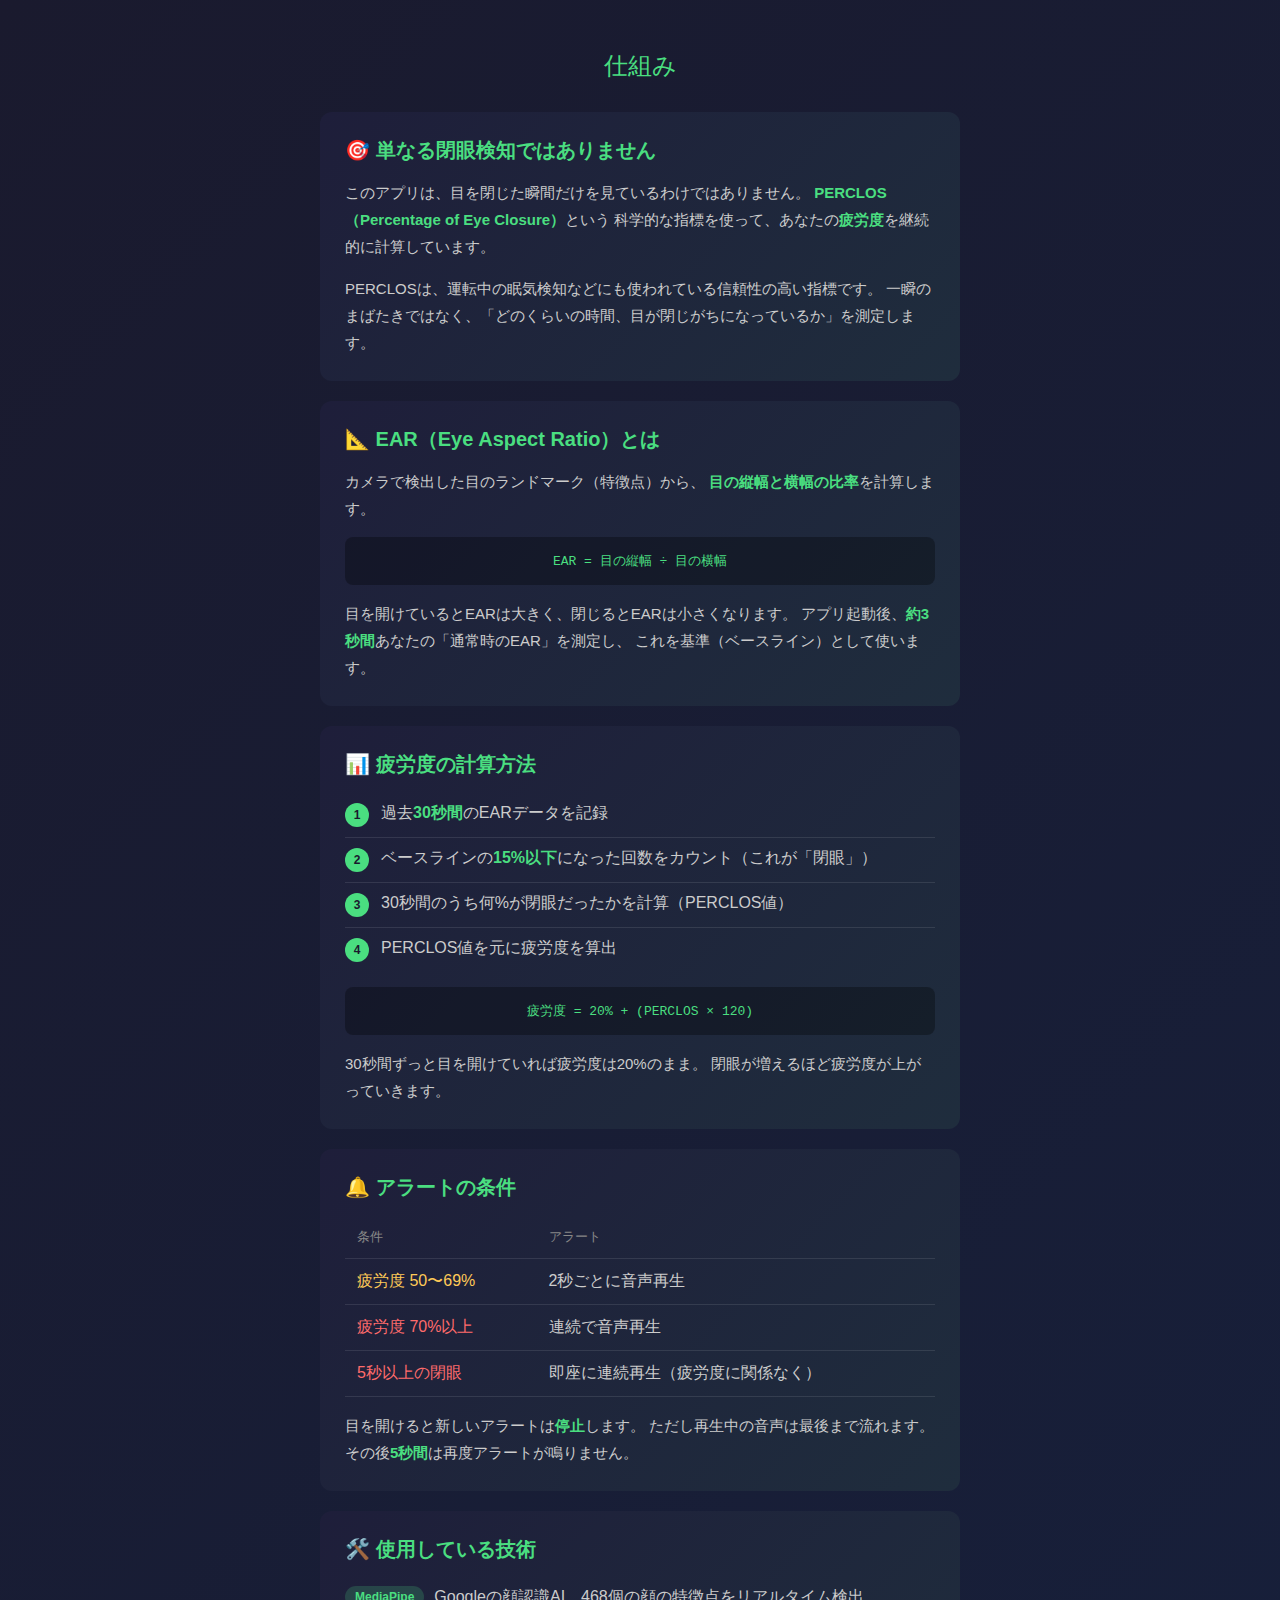
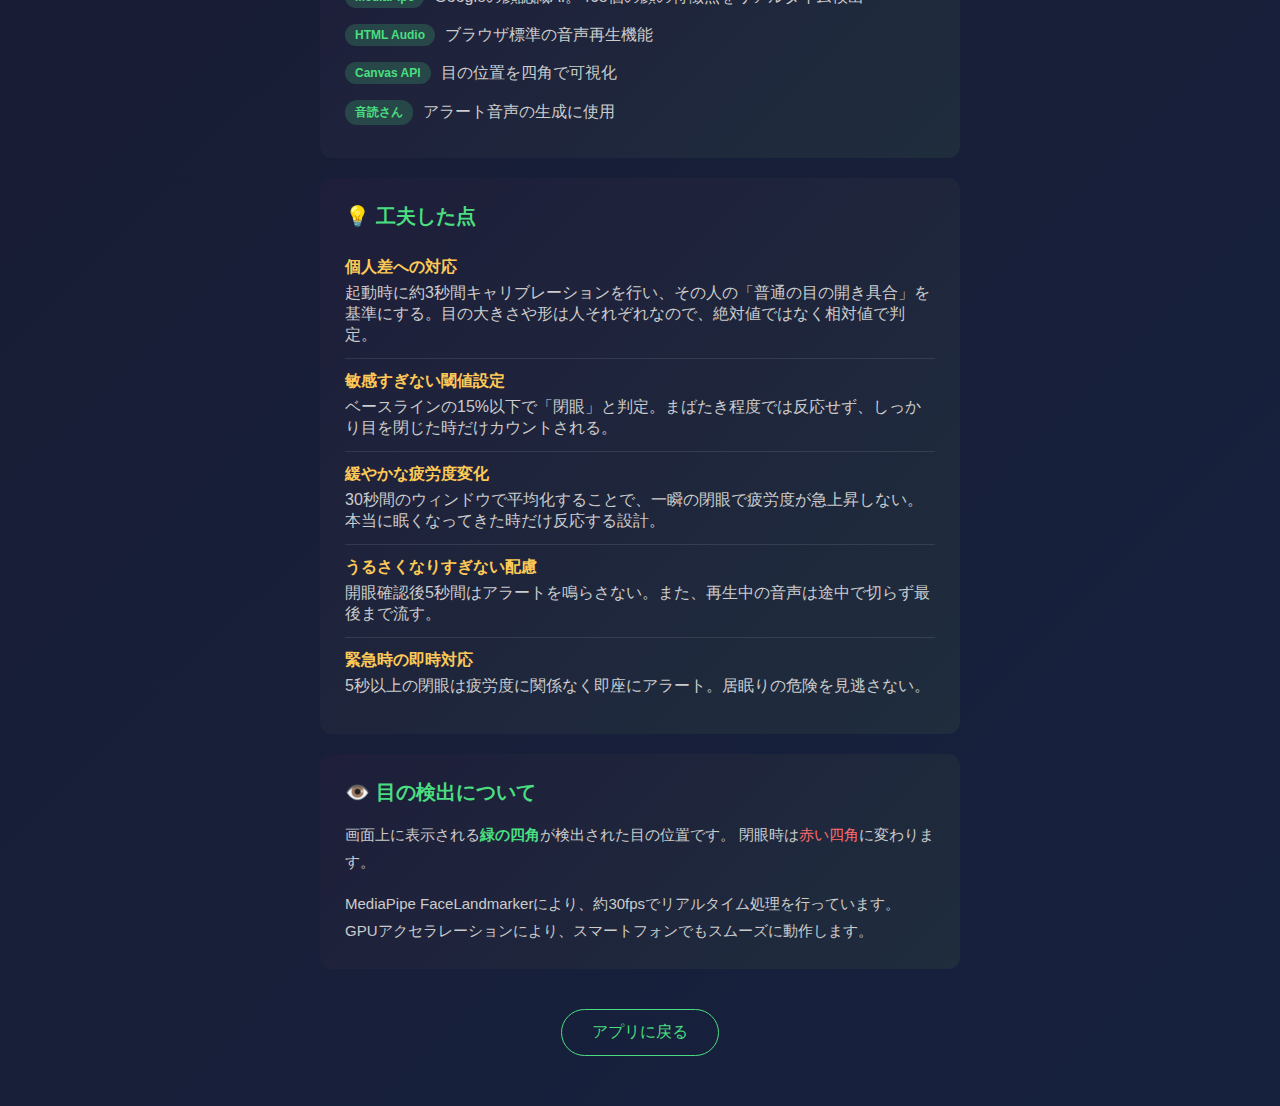
<file: about.html>
<!DOCTYPE html>
<html lang="ja">
<head>
  <meta charset="UTF-8">
  <meta name="viewport" content="width=device-width, initial-scale=1.0">
  <title>仕組み - Eye Fatigue Monitor</title>
  <link rel="stylesheet" href="style.css">
  <style>
    body {
      align-items: flex-start;
      padding: 20px;
    }
    .about-container {
      max-width: 700px;
      width: 100%;
      text-align: left;
      padding: 30px;
    }
    .about-container h1 {
      text-align: center;
      margin-bottom: 30px;
    }
    .section {
      background: linear-gradient(135deg, #1e1e3a 0%, #1f2d3d 100%);
      border-radius: 12px;
      padding: 25px;
      margin-bottom: 20px;
    }
    .section h2 {
      color: #4ade80;
      font-size: 20px;
      margin-bottom: 15px;
      display: flex;
      align-items: center;
      gap: 10px;
    }
    .section p {
      color: #ccc;
      font-size: 15px;
      line-height: 1.8;
      margin-bottom: 15px;
    }
    .section p:last-child {
      margin-bottom: 0;
    }
    .highlight {
      color: #4ade80;
      font-weight: bold;
    }
    .warning {
      color: #feca57;
    }
    .danger {
      color: #ff6b6b;
    }
    .formula {
      background: rgba(0, 0, 0, 0.3);
      padding: 15px 20px;
      border-radius: 8px;
      font-family: monospace;
      color: #4ade80;
      margin: 15px 0;
      text-align: center;
    }
    .step-list {
      list-style: none;
      padding: 0;
    }
    .step-list li {
      color: #ccc;
      padding: 10px 0;
      border-bottom: 1px solid rgba(255,255,255,0.1);
      display: flex;
      align-items: flex-start;
      gap: 12px;
    }
    .step-list li:last-child {
      border-bottom: none;
    }
    .step-num {
      background: #4ade80;
      color: #1a1a2e;
      width: 24px;
      height: 24px;
      border-radius: 50%;
      display: flex;
      align-items: center;
      justify-content: center;
      font-weight: bold;
      font-size: 12px;
      flex-shrink: 0;
    }
    .alert-table {
      width: 100%;
      border-collapse: collapse;
      margin: 15px 0;
    }
    .alert-table th, .alert-table td {
      padding: 12px;
      text-align: left;
      border-bottom: 1px solid rgba(255,255,255,0.1);
    }
    .alert-table th {
      color: #888;
      font-weight: normal;
      font-size: 13px;
    }
    .alert-table td {
      color: #ccc;
    }
    .tech-list {
      list-style: none;
      padding: 0;
    }
    .tech-list li {
      color: #ccc;
      padding: 8px 0;
      display: flex;
      align-items: center;
      gap: 10px;
    }
    .tech-badge {
      background: rgba(74, 222, 128, 0.2);
      color: #4ade80;
      padding: 4px 10px;
      border-radius: 12px;
      font-size: 12px;
      font-weight: bold;
    }
    .idea-list {
      list-style: none;
      padding: 0;
    }
    .idea-list li {
      color: #ccc;
      padding: 12px 0;
      border-bottom: 1px solid rgba(255,255,255,0.1);
    }
    .idea-list li:last-child {
      border-bottom: none;
    }
    .idea-title {
      color: #feca57;
      font-weight: bold;
      display: block;
      margin-bottom: 5px;
    }
    .back-link {
      display: inline-block;
      margin-top: 20px;
      color: #4ade80;
      text-decoration: none;
      padding: 12px 30px;
      border: 1px solid #4ade80;
      border-radius: 25px;
      transition: all 0.2s;
    }
    .back-link:hover {
      background: rgba(74, 222, 128, 0.2);
    }
    .center {
      text-align: center;
    }
  </style>
</head>
<body>
  <div class="about-container">
    <h1>仕組み</h1>

    <div class="section">
      <h2>🎯 単なる閉眼検知ではありません</h2>
      <p>
        このアプリは、目を閉じた瞬間だけを見ているわけではありません。
        <span class="highlight">PERCLOS（Percentage of Eye Closure）</span>という
        科学的な指標を使って、あなたの<span class="highlight">疲労度</span>を継続的に計算しています。
      </p>
      <p>
        PERCLOSは、運転中の眠気検知などにも使われている信頼性の高い指標です。
        一瞬のまばたきではなく、「どのくらいの時間、目が閉じがちになっているか」を測定します。
      </p>
    </div>

    <div class="section">
      <h2>📐 EAR（Eye Aspect Ratio）とは</h2>
      <p>
        カメラで検出した目のランドマーク（特徴点）から、
        <span class="highlight">目の縦幅と横幅の比率</span>を計算します。
      </p>
      <div class="formula">
        EAR = 目の縦幅 ÷ 目の横幅
      </div>
      <p>
        目を開けているとEARは大きく、閉じるとEARは小さくなります。
        アプリ起動後、<span class="highlight">約3秒間</span>あなたの「通常時のEAR」を測定し、
        これを基準（ベースライン）として使います。
      </p>
    </div>

    <div class="section">
      <h2>📊 疲労度の計算方法</h2>
      <ol class="step-list">
        <li>
          <span class="step-num">1</span>
          <span>過去<span class="highlight">30秒間</span>のEARデータを記録</span>
        </li>
        <li>
          <span class="step-num">2</span>
          <span>ベースラインの<span class="highlight">15%以下</span>になった回数をカウント（これが「閉眼」）</span>
        </li>
        <li>
          <span class="step-num">3</span>
          <span>30秒間のうち何%が閉眼だったかを計算（PERCLOS値）</span>
        </li>
        <li>
          <span class="step-num">4</span>
          <span>PERCLOS値を元に疲労度を算出</span>
        </li>
      </ol>
      <div class="formula">
        疲労度 = 20% + (PERCLOS × 120)
      </div>
      <p>
        30秒間ずっと目を開けていれば疲労度は20%のまま。
        閉眼が増えるほど疲労度が上がっていきます。
      </p>
    </div>

    <div class="section">
      <h2>🔔 アラートの条件</h2>
      <table class="alert-table">
        <tr>
          <th>条件</th>
          <th>アラート</th>
        </tr>
        <tr>
          <td><span class="warning">疲労度 50〜69%</span></td>
          <td>2秒ごとに音声再生</td>
        </tr>
        <tr>
          <td><span class="danger">疲労度 70%以上</span></td>
          <td>連続で音声再生</td>
        </tr>
        <tr>
          <td><span class="danger">5秒以上の閉眼</span></td>
          <td>即座に連続再生（疲労度に関係なく）</td>
        </tr>
      </table>
      <p>
        目を開けると新しいアラートは<span class="highlight">停止</span>します。
        ただし再生中の音声は最後まで流れます。
        その後<span class="highlight">5秒間</span>は再度アラートが鳴りません。
      </p>
    </div>

    <div class="section">
      <h2>🛠️ 使用している技術</h2>
      <ul class="tech-list">
        <li>
          <span class="tech-badge">MediaPipe</span>
          Googleの顔認識AI。468個の顔の特徴点をリアルタイム検出
        </li>
        <li>
          <span class="tech-badge">HTML Audio</span>
          ブラウザ標準の音声再生機能
        </li>
        <li>
          <span class="tech-badge">Canvas API</span>
          目の位置を四角で可視化
        </li>
        <li>
          <span class="tech-badge">音読さん</span>
          アラート音声の生成に使用
        </li>
      </ul>
    </div>

    <div class="section">
      <h2>💡 工夫した点</h2>
      <ul class="idea-list">
        <li>
          <span class="idea-title">個人差への対応</span>
          起動時に約3秒間キャリブレーションを行い、その人の「普通の目の開き具合」を基準にする。目の大きさや形は人それぞれなので、絶対値ではなく相対値で判定。
        </li>
        <li>
          <span class="idea-title">敏感すぎない閾値設定</span>
          ベースラインの15%以下で「閉眼」と判定。まばたき程度では反応せず、しっかり目を閉じた時だけカウントされる。
        </li>
        <li>
          <span class="idea-title">緩やかな疲労度変化</span>
          30秒間のウィンドウで平均化することで、一瞬の閉眼で疲労度が急上昇しない。本当に眠くなってきた時だけ反応する設計。
        </li>
        <li>
          <span class="idea-title">うるさくなりすぎない配慮</span>
          開眼確認後5秒間はアラートを鳴らさない。また、再生中の音声は途中で切らず最後まで流す。
        </li>
        <li>
          <span class="idea-title">緊急時の即時対応</span>
          5秒以上の閉眼は疲労度に関係なく即座にアラート。居眠りの危険を見逃さない。
        </li>
      </ul>
    </div>

    <div class="section">
      <h2>👁️ 目の検出について</h2>
      <p>
        画面上に表示される<span class="highlight">緑の四角</span>が検出された目の位置です。
        閉眼時は<span class="danger">赤い四角</span>に変わります。
      </p>
      <p>
        MediaPipe FaceLandmarkerにより、約30fpsでリアルタイム処理を行っています。
        GPUアクセラレーションにより、スマートフォンでもスムーズに動作します。
      </p>
    </div>

    <div class="center">
      <a href="index.html" class="back-link">アプリに戻る</a>
    </div>
  </div>
</body>
</html>
</file>
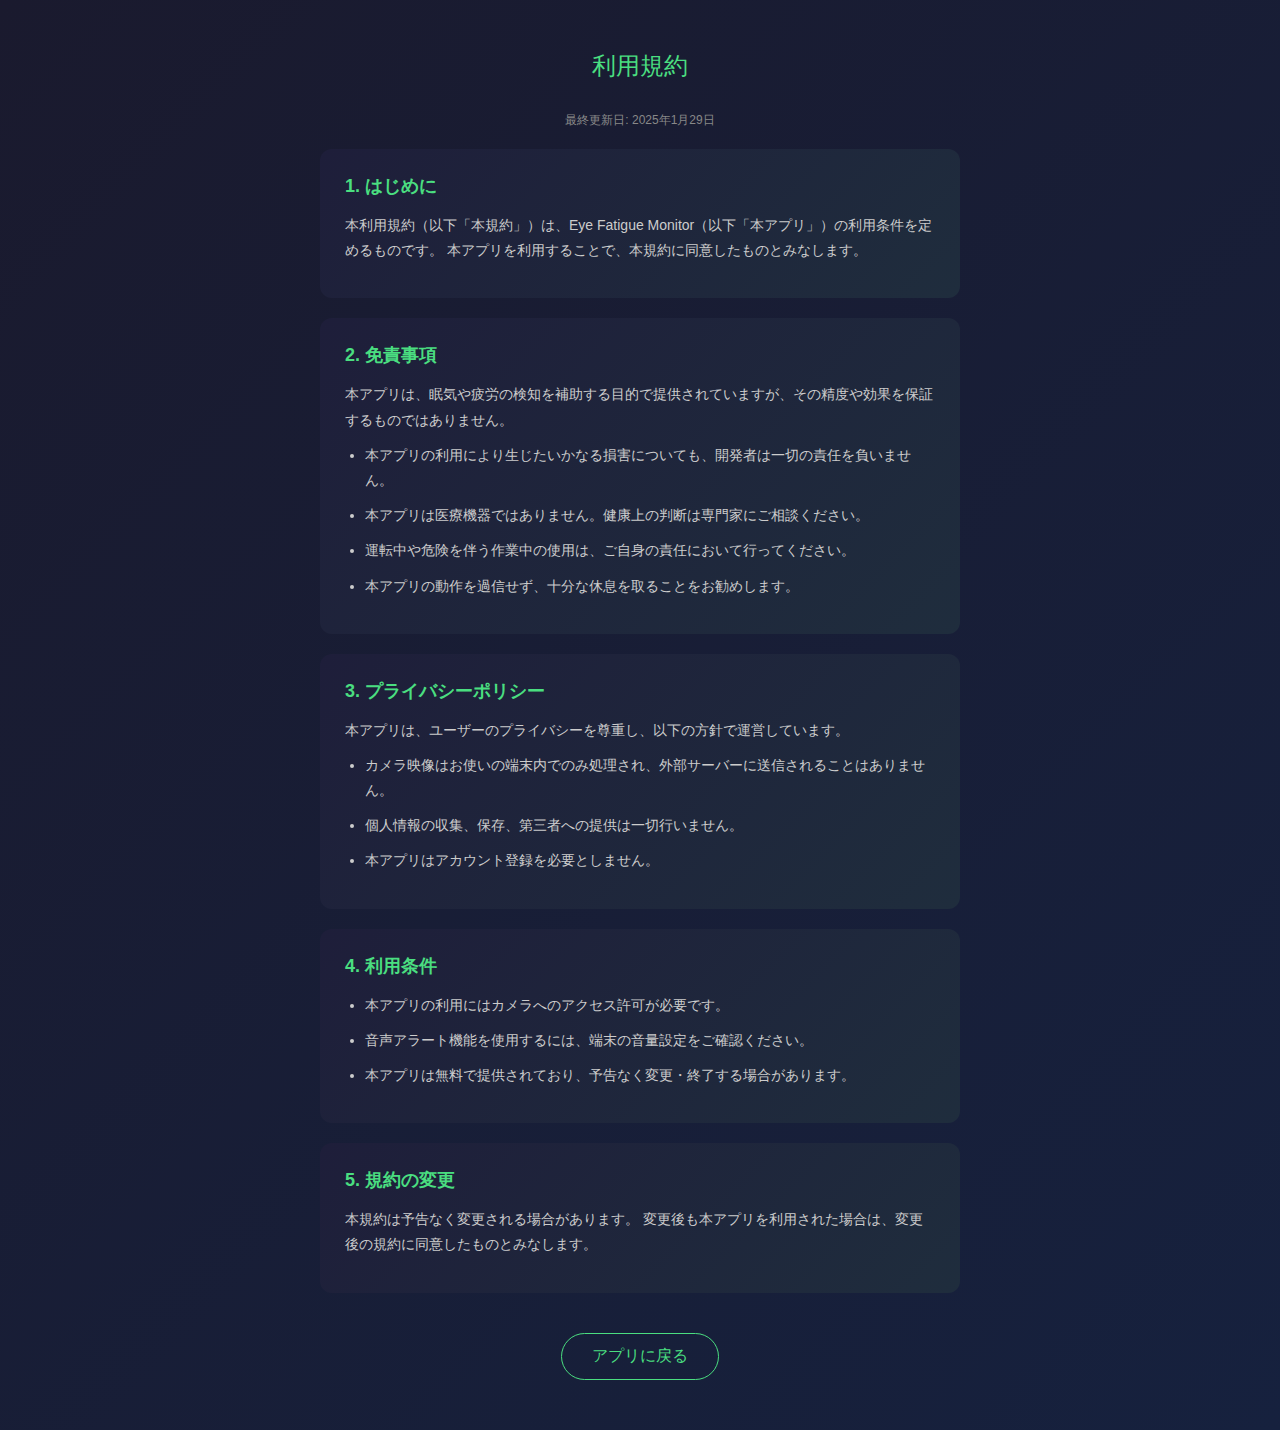
<file: terms.html>
<!DOCTYPE html>
<html lang="ja">
<head>
  <meta charset="UTF-8">
  <meta name="viewport" content="width=device-width, initial-scale=1.0">
  <title>利用規約 - Eye Fatigue Monitor</title>
  <link rel="stylesheet" href="style.css">
  <style>
    body {
      align-items: flex-start;
      padding: 20px;
    }
    .terms-container {
      max-width: 700px;
      width: 100%;
      text-align: left;
      padding: 30px;
    }
    .terms-container h1 {
      text-align: center;
      margin-bottom: 30px;
    }
    .section {
      background: linear-gradient(135deg, #1e1e3a 0%, #1f2d3d 100%);
      border-radius: 12px;
      padding: 25px;
      margin-bottom: 20px;
    }
    .section h2 {
      color: #4ade80;
      font-size: 18px;
      margin-bottom: 15px;
    }
    .section p, .section li {
      color: #ccc;
      font-size: 14px;
      line-height: 1.8;
      margin-bottom: 10px;
    }
    .section ul {
      padding-left: 20px;
    }
    .back-link {
      display: inline-block;
      margin-top: 20px;
      color: #4ade80;
      text-decoration: none;
      padding: 12px 30px;
      border: 1px solid #4ade80;
      border-radius: 25px;
      transition: all 0.2s;
    }
    .back-link:hover {
      background: rgba(74, 222, 128, 0.2);
    }
    .center {
      text-align: center;
    }
    .updated {
      color: #888;
      font-size: 12px;
      text-align: center;
      margin-bottom: 20px;
    }
  </style>
</head>
<body>
  <div class="terms-container">
    <h1>利用規約</h1>
    <p class="updated">最終更新日: 2025年1月29日</p>

    <div class="section">
      <h2>1. はじめに</h2>
      <p>
        本利用規約（以下「本規約」）は、Eye Fatigue Monitor（以下「本アプリ」）の利用条件を定めるものです。
        本アプリを利用することで、本規約に同意したものとみなします。
      </p>
    </div>

    <div class="section">
      <h2>2. 免責事項</h2>
      <p>
        本アプリは、眠気や疲労の検知を補助する目的で提供されていますが、その精度や効果を保証するものではありません。
      </p>
      <ul>
        <li>本アプリの利用により生じたいかなる損害についても、開発者は一切の責任を負いません。</li>
        <li>本アプリは医療機器ではありません。健康上の判断は専門家にご相談ください。</li>
        <li>運転中や危険を伴う作業中の使用は、ご自身の責任において行ってください。</li>
        <li>本アプリの動作を過信せず、十分な休息を取ることをお勧めします。</li>
      </ul>
    </div>

    <div class="section">
      <h2>3. プライバシーポリシー</h2>
      <p>
        本アプリは、ユーザーのプライバシーを尊重し、以下の方針で運営しています。
      </p>
      <ul>
        <li>カメラ映像はお使いの端末内でのみ処理され、外部サーバーに送信されることはありません。</li>
        <li>個人情報の収集、保存、第三者への提供は一切行いません。</li>
        <li>本アプリはアカウント登録を必要としません。</li>
      </ul>
    </div>

    <div class="section">
      <h2>4. 利用条件</h2>
      <ul>
        <li>本アプリの利用にはカメラへのアクセス許可が必要です。</li>
        <li>音声アラート機能を使用するには、端末の音量設定をご確認ください。</li>
        <li>本アプリは無料で提供されており、予告なく変更・終了する場合があります。</li>
      </ul>
    </div>

    <div class="section">
      <h2>5. 規約の変更</h2>
      <p>
        本規約は予告なく変更される場合があります。
        変更後も本アプリを利用された場合は、変更後の規約に同意したものとみなします。
      </p>
    </div>

    <div class="center">
      <a href="index.html" class="back-link">アプリに戻る</a>
    </div>
  </div>
</body>
</html>
</file>
<file: style.css>
* {
  margin: 0;
  padding: 0;
  box-sizing: border-box;
}

body {
  font-family: -apple-system, BlinkMacSystemFont, 'Segoe UI', Roboto, sans-serif;
  background: linear-gradient(135deg, #1a1a2e 0%, #16213e 100%);
  min-height: 100vh;
  display: flex;
  justify-content: center;
  align-items: flex-start;
  padding: 20px;
}

/* Start overlay */
.start-overlay {
  position: fixed;
  top: 0;
  left: 0;
  width: 100%;
  height: 100%;
  background: linear-gradient(135deg, #1a1a2e 0%, #16213e 100%);
  display: flex;
  justify-content: center;
  align-items: center;
  z-index: 1000;
  transition: opacity 0.5s ease, visibility 0.5s ease;
}

.start-overlay.hidden {
  opacity: 0;
  visibility: hidden;
  pointer-events: none;
}

.start-content {
  text-align: center;
  padding: 40px;
}

.start-icon {
  font-size: 80px;
  margin-bottom: 20px;
  animation: pulse 2s ease-in-out infinite;
}

@keyframes pulse {
  0%, 100% { transform: scale(1); }
  50% { transform: scale(1.1); }
}

.app-name {
  color: #888;
  font-size: 14px;
  margin-bottom: 10px;
  letter-spacing: 2px;
}

.catch-copy {
  color: #feca57;
  font-size: 26px;
  margin-bottom: 25px;
  font-weight: 600;
  line-height: 1.4;
  text-shadow: 0 2px 10px rgba(254, 202, 87, 0.3);
}

.start-content p {
  color: #888;
  font-size: 16px;
  margin-bottom: 20px;
}

/* Voice selection */
.voice-selection {
  margin-bottom: 25px;
}

.voice-label {
  color: #aaa;
  font-size: 14px;
  margin-bottom: 8px;
}

.voice-credit {
  color: #555;
  font-size: 11px;
  margin-bottom: 12px;
}

.voice-options {
  display: flex;
  justify-content: center;
  gap: 20px;
}

.voice-option {
  cursor: pointer;
}

.voice-option input[type="radio"] {
  display: none;
}

.voice-btn {
  display: inline-block;
  padding: 12px 30px;
  background: rgba(255, 255, 255, 0.1);
  border: 2px solid rgba(255, 255, 255, 0.2);
  border-radius: 25px;
  color: #888;
  font-size: 16px;
  transition: all 0.3s ease;
}

.voice-option input[type="radio"]:checked + .voice-btn {
  background: rgba(74, 222, 128, 0.2);
  border-color: #4ade80;
  color: #4ade80;
}

.voice-btn:hover {
  background: rgba(255, 255, 255, 0.15);
}

.start-button {
  background: linear-gradient(135deg, #4ade80 0%, #22c55e 100%);
  color: white;
  border: none;
  padding: 18px 50px;
  font-size: 20px;
  border-radius: 50px;
  cursor: pointer;
  transition: transform 0.2s, box-shadow 0.2s;
  box-shadow: 0 4px 20px rgba(74, 222, 128, 0.4);
}

.start-button:hover {
  transform: scale(1.05);
  box-shadow: 0 6px 30px rgba(74, 222, 128, 0.6);
}

.start-button:active {
  transform: scale(0.98);
}

.start-hint {
  color: #666 !important;
  font-size: 12px !important;
  margin-top: 20px !important;
  margin-bottom: 0 !important;
}

.about-link {
  display: inline-block;
  margin-top: 20px;
  color: #4ade80;
  font-size: 14px;
  text-decoration: none;
  padding: 10px 25px;
  border: 1px solid #4ade80;
  border-radius: 20px;
  transition: all 0.2s;
}

.about-link:hover {
  background: rgba(74, 222, 128, 0.2);
}

.container {
  text-align: center;
  max-width: 600px;
  width: 100%;
}

h1 {
  color: #4ade80;
  margin-bottom: 20px;
  font-weight: 500;
  font-size: 24px;
}

.video-container {
  position: relative;
  display: inline-block;
  border-radius: 12px;
  overflow: hidden;
  box-shadow: 0 10px 40px rgba(0, 0, 0, 0.4);
}

#video {
  display: block;
  width: 480px;
  max-width: 90vw;
  transform: scaleX(-1);
}

#canvas {
  position: absolute;
  top: 0;
  left: 0;
  width: 100%;
  height: 100%;
  transform: scaleX(-1);
  pointer-events: none;
}

.eye-fatigue {
  position: absolute;
  top: 10px;
  left: 10px;
  background: rgba(0, 0, 0, 0.8);
  color: #4ade80;
  padding: 10px 15px;
  border-radius: 8px;
  font-size: 14px;
  font-weight: bold;
}

.eye-closed-warning {
  position: absolute;
  bottom: 10px;
  left: 50%;
  transform: translateX(-50%);
  background: rgba(255, 107, 107, 0.9);
  color: white;
  padding: 10px 20px;
  border-radius: 8px;
  font-size: 14px;
  font-weight: bold;
  animation: blink 0.5s ease-in-out infinite;
}

.eye-closed-warning.hidden {
  display: none;
}

@keyframes blink {
  0%, 100% { opacity: 1; }
  50% { opacity: 0.5; }
}

.status-container {
  margin-top: 15px;
}

.status {
  color: #888;
  font-size: 14px;
}

.back-button {
  margin-top: 10px;
  background: transparent;
  color: #888;
  border: 1px solid #444;
  padding: 8px 20px;
  font-size: 12px;
  border-radius: 20px;
  cursor: pointer;
  transition: all 0.2s ease;
}

.back-button:hover {
  color: #4ade80;
  border-color: #4ade80;
}

.result-container {
  margin-top: 25px;
  background: linear-gradient(135deg, #1e1e3a 0%, #1f2d3d 100%);
  border-radius: 12px;
  padding: 25px;
}

.fatigue-display {
  display: flex;
  align-items: center;
  justify-content: center;
  gap: 20px;
  margin-bottom: 25px;
}

.fatigue-icon {
  font-size: 60px;
  transition: all 0.3s ease;
}

.fatigue-info {
  display: flex;
  align-items: baseline;
  gap: 5px;
}

.fatigue-value {
  font-size: 64px;
  font-weight: bold;
  color: #4ade80;
  line-height: 1;
  transition: color 0.3s ease;
}

.fatigue-label {
  font-size: 20px;
  color: #888;
}

.fatigue-bar-container {
  max-width: 400px;
  margin: 0 auto;
}

.fatigue-bar {
  background: #2a2a4a;
  border-radius: 10px;
  height: 12px;
  overflow: hidden;
  margin-bottom: 8px;
}

.fatigue-fill {
  height: 100%;
  width: 20%;
  background: linear-gradient(90deg, #4ade80, #4ade80);
  border-radius: 10px;
  transition: width 0.3s ease, background 0.3s ease;
}

.fatigue-markers {
  display: flex;
  justify-content: space-between;
  color: #666;
  font-size: 12px;
}

/* Calibration overlay */
.calibration-overlay {
  position: fixed;
  top: 0;
  left: 0;
  width: 100%;
  height: 100%;
  background: rgba(26, 26, 46, 0.95);
  display: flex;
  justify-content: center;
  align-items: center;
  z-index: 500;
  transition: opacity 0.3s ease;
}

.calibration-overlay.hidden {
  opacity: 0;
  visibility: hidden;
  pointer-events: none;
}

.calibration-content {
  text-align: center;
  padding: 40px;
}

.calibration-icon {
  font-size: 80px;
  margin-bottom: 20px;
  animation: pulse 1s ease-in-out infinite;
}

.calibration-title {
  color: #feca57;
  font-size: 28px;
  margin-bottom: 15px;
}

.calibration-text {
  color: #ccc;
  font-size: 18px;
  margin-bottom: 30px;
}

.calibration-countdown {
  font-size: 72px;
  font-weight: bold;
  color: #4ade80;
  animation: pulse 1s ease-in-out infinite;
}
</file>
